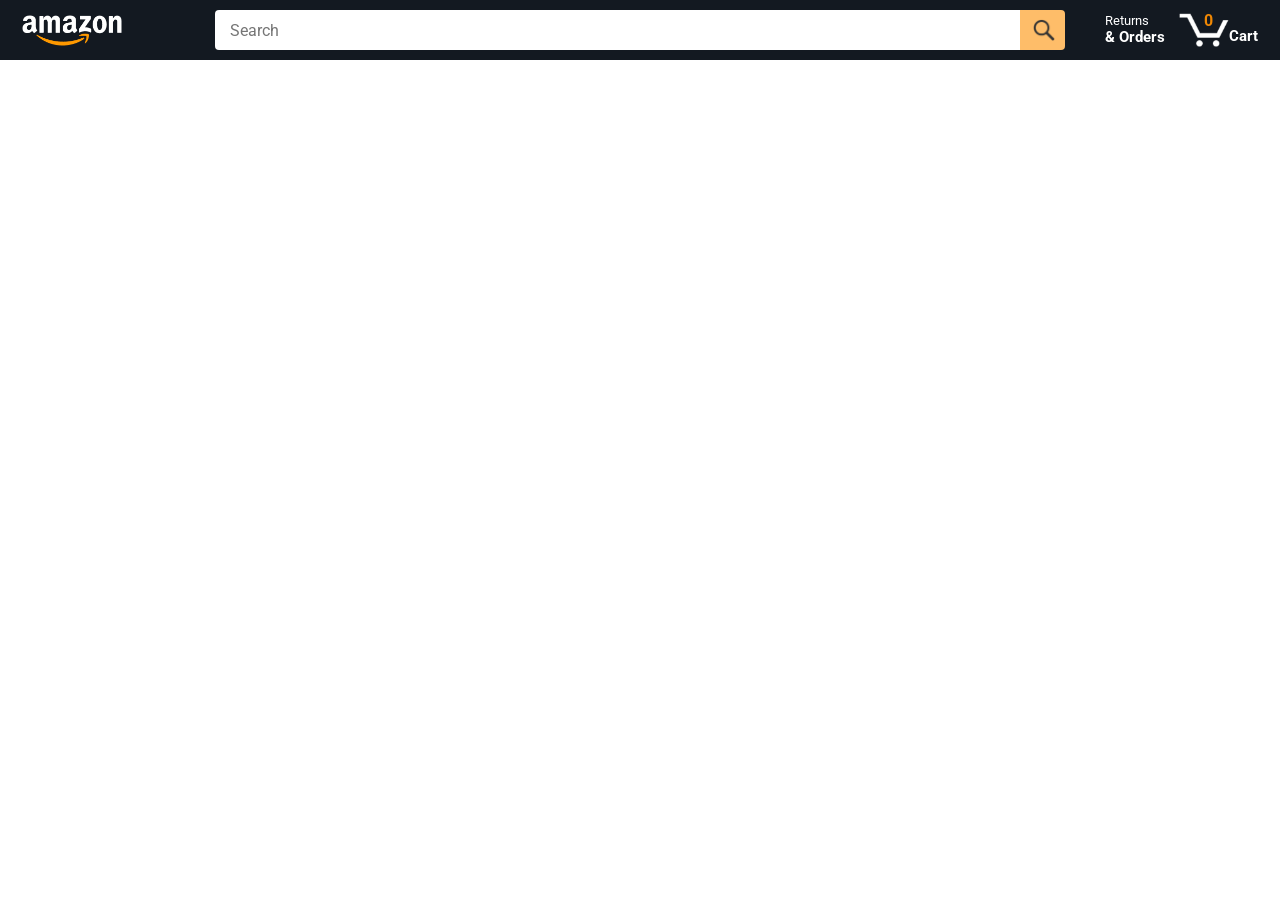
<file: index.html>
<!DOCTYPE html>
<html>
  <head>
    <title>Amazon Project</title>

    <!-- This code is needed for responsive design to work.
      (Responsive design = make the website look good on
      smaller screen sizes like a phone or a tablet). -->
    <meta name="viewport" content="width=device-width, initial-scale=1">

    <!-- Load a font called Roboto from Google Fonts. -->
    <link rel="preconnect" href="https://fonts.googleapis.com">
    <link rel="preconnect" href="https://fonts.gstatic.com" crossorigin>
    <link href="https://fonts.googleapis.com/css2?family=Roboto:wght@400;500;700&display=swap" rel="stylesheet">

    <!-- Here are the CSS files for this page. -->
    <link rel="stylesheet" href="styles/shared/general.css">
    <link rel="stylesheet" href="styles/shared/amazon-header.css">
    <link rel="stylesheet" href="styles/pages/amazon.css">
  </head>
  <body>
    <div class="amazon-header">
      <div class="amazon-header-left-section">
        <a href="index.html" class="header-link">
          <img class="amazon-logo"
            src="images/amazon-logo-white.png">
          <img class="amazon-mobile-logo"
            src="images/amazon-mobile-logo-white.png">
        </a>
      </div>

      <div class="amazon-header-middle-section">
        <input class="search-bar" type="text" placeholder="Search">

        <button class="search-button">
          <img class="search-icon" src="images/icons/search-icon.png">
        </button>
      </div>

      <div class="amazon-header-right-section">
        <a class="orders-link header-link" href="orders.html">
          <span class="returns-text">Returns</span>
          <span class="orders-text">& Orders</span>
        </a>

        <a class="cart-link header-link" href="checkout.html">
          <img class="cart-icon" src="images/icons/cart-icon.png">
          <div class="cart-quantity js-cart-quantity">0</div>
          <div class="cart-text">Cart</div>
        </a>
      </div>
    </div>

    <div class="main">
      <div class="products-grid js-products-grid">
      </div>
    </div>

    <script type="module" src="scripts/amazon.js"></script>
  </body>
</html>
</file>
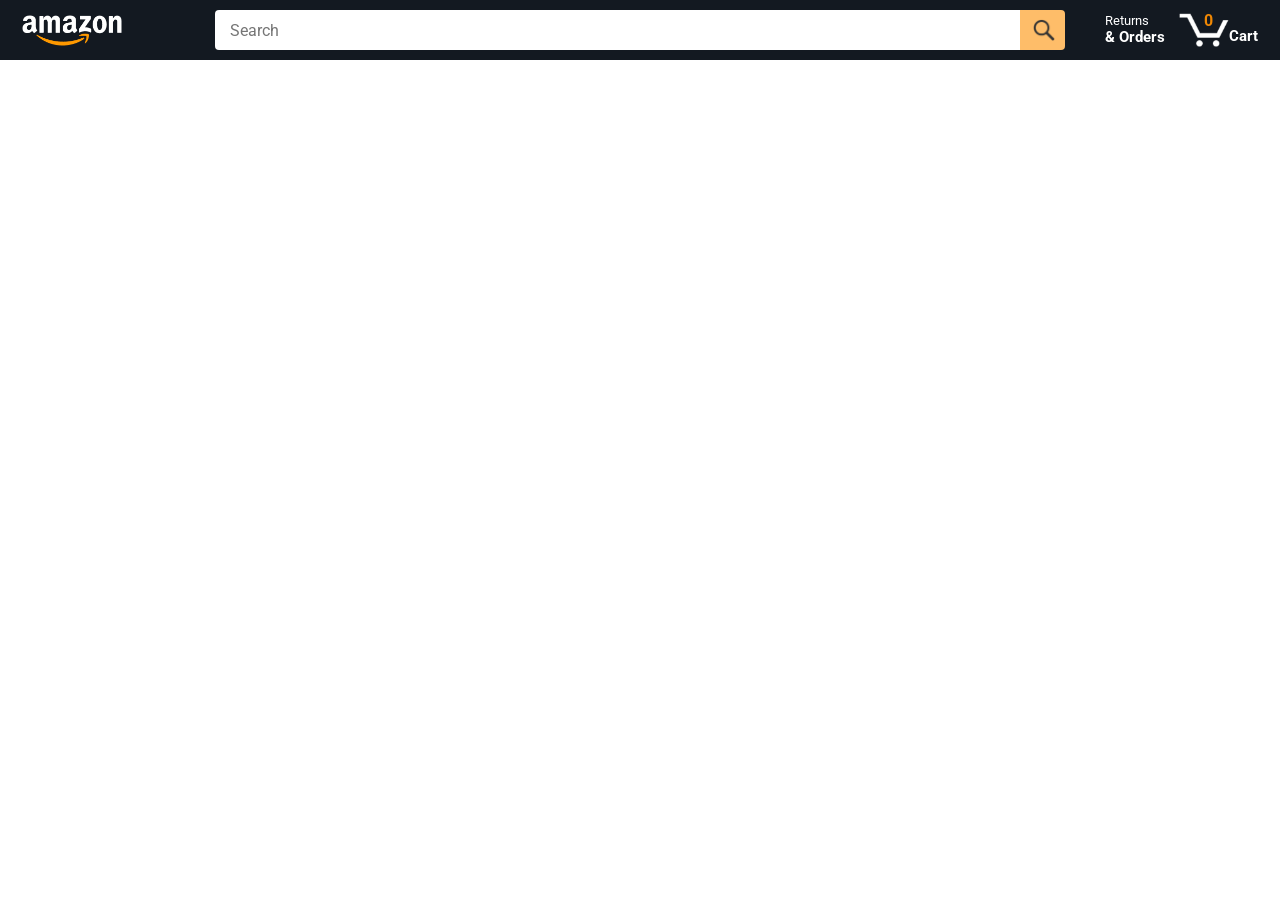
<file: amazon.html>
<!DOCTYPE html>
<html>
  <head>
    <title>Amazon Project</title>

    <!-- This code is needed for responsive design to work.
      (Responsive design = make the website look good on
      smaller screen sizes like a phone or a tablet). -->
    <meta name="viewport" content="width=device-width, initial-scale=1">

    <!-- Load a font called Roboto from Google Fonts. -->
    <link rel="preconnect" href="https://fonts.googleapis.com">
    <link rel="preconnect" href="https://fonts.gstatic.com" crossorigin>
    <link href="https://fonts.googleapis.com/css2?family=Roboto:wght@400;500;700&display=swap" rel="stylesheet">

    <!-- Here are the CSS files for this page. -->
    <link rel="stylesheet" href="styles/shared/general.css">
    <link rel="stylesheet" href="styles/shared/amazon-header.css">
    <link rel="stylesheet" href="styles/pages/amazon.css">
  </head>
  <body>
    <div class="amazon-header">
      <div class="amazon-header-left-section">
        <a href="amazon.html" class="header-link">
          <img class="amazon-logo"
            src="images/amazon-logo-white.png">
          <img class="amazon-mobile-logo"
            src="images/amazon-mobile-logo-white.png">
        </a>
      </div>

      <div class="amazon-header-middle-section">
        <input class="search-bar" type="text" placeholder="Search">

        <button class="search-button">
          <img class="search-icon" src="images/icons/search-icon.png">
        </button>
      </div>

      <div class="amazon-header-right-section">
        <a class="orders-link header-link" href="orders.html">
          <span class="returns-text">Returns</span>
          <span class="orders-text">& Orders</span>
        </a>

        <a class="cart-link header-link" href="checkout.html">
          <img class="cart-icon" src="images/icons/cart-icon.png">
          <div class="cart-quantity js-cart-quantity">0</div>
          <div class="cart-text">Cart</div>
        </a>
      </div>
    </div>

    <div class="main">
      <div class="products-grid js-products-grid">
      </div>
    </div>

    <script type="module" src="scripts/amazon.js"></script>
  </body>
</html>
</file>
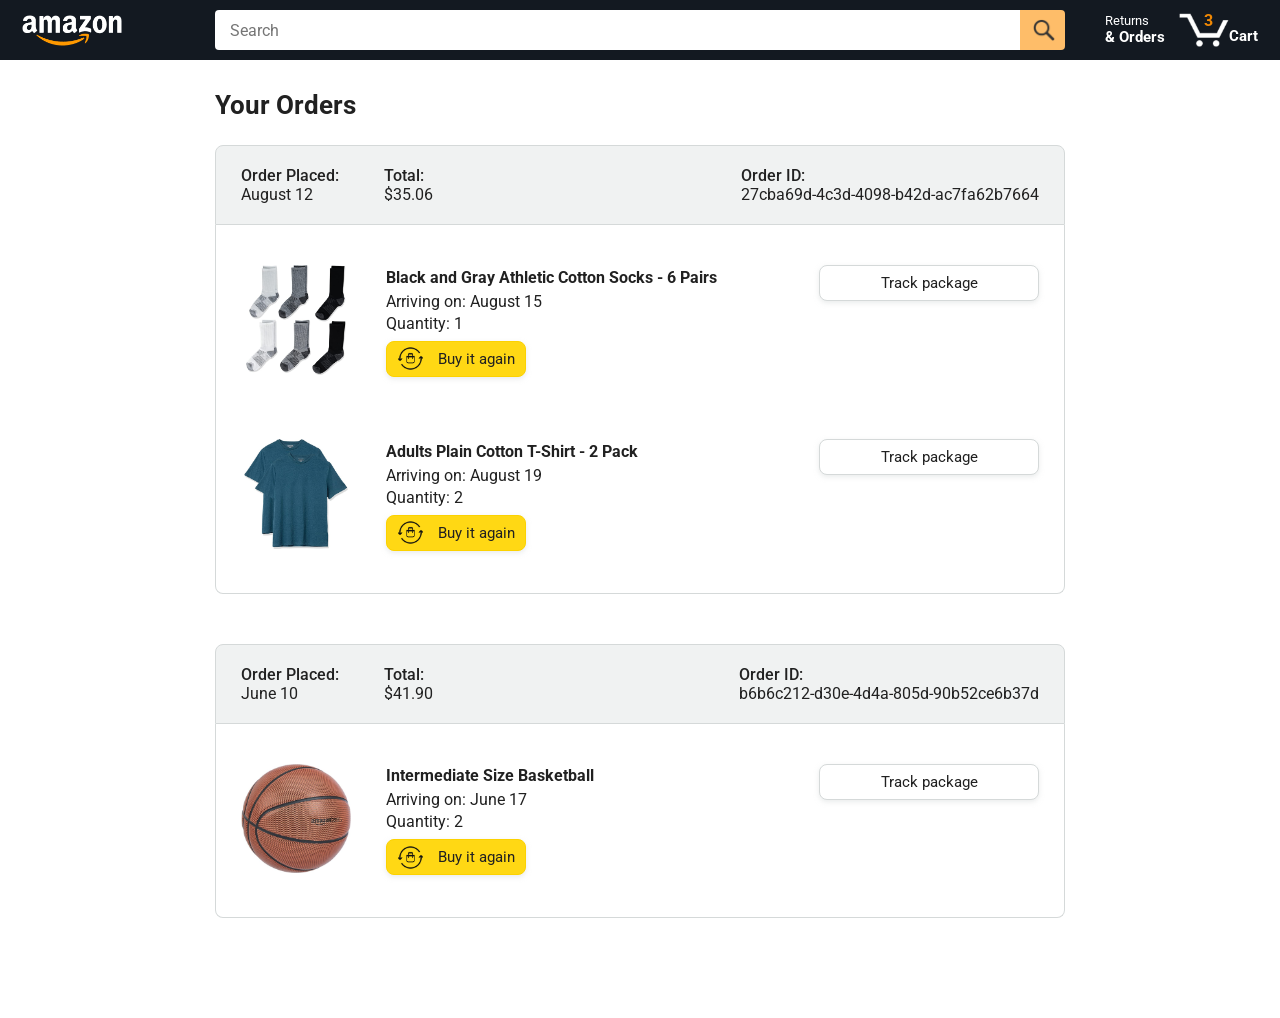
<file: orders.html>
<!DOCTYPE html>
<html>
  <head>
    <title>Orders</title>

    <!-- This code is needed for responsive design to work.
      (Responsive design = make the website look good on
      smaller screen sizes like a phone or a tablet). -->
    <meta name="viewport" content="width=device-width, initial-scale=1">

    <!-- Load a font called Roboto from Google Fonts. -->
    <link rel="preconnect" href="https://fonts.googleapis.com">
    <link rel="preconnect" href="https://fonts.gstatic.com" crossorigin>
    <link href="https://fonts.googleapis.com/css2?family=Roboto:wght@400;500;700&display=swap" rel="stylesheet">

    <!-- Here are the CSS files for this page. -->
    <link rel="stylesheet" href="styles/shared/general.css">
    <link rel="stylesheet" href="styles/shared/amazon-header.css">
    <link rel="stylesheet" href="styles/pages/orders.css">
  </head>
  <body>
    <div class="amazon-header">
      <div class="amazon-header-left-section">
        <a href="index.html" class="header-link">
          <img class="amazon-logo"
            src="images/amazon-logo-white.png">
          <img class="amazon-mobile-logo"
            src="images/amazon-mobile-logo-white.png">
        </a>
      </div>

      <div class="amazon-header-middle-section">
        <input class="search-bar" type="text" placeholder="Search">

        <button class="search-button">
          <img class="search-icon" src="images/icons/search-icon.png">
        </button>
      </div>

      <div class="amazon-header-right-section">
        <a class="orders-link header-link" href="orders.html">
          <span class="returns-text">Returns</span>
          <span class="orders-text">& Orders</span>
        </a>

        <a class="cart-link header-link" href="checkout.html">
          <img class="cart-icon" src="images/icons/cart-icon.png">
          <div class="cart-quantity">3</div>
          <div class="cart-text">Cart</div>
        </a>
      </div>
    </div>

    <div class="main">
      <div class="page-title">Your Orders</div>

      <div class="orders-grid">
        <div class="order-container">
          
          <div class="order-header">
            <div class="order-header-left-section">
              <div class="order-date">
                <div class="order-header-label">Order Placed:</div>
                <div>August 12</div>
              </div>
              <div class="order-total">
                <div class="order-header-label">Total:</div>
                <div>$35.06</div>
              </div>
            </div>

            <div class="order-header-right-section">
              <div class="order-header-label">Order ID:</div>
              <div>27cba69d-4c3d-4098-b42d-ac7fa62b7664</div>
            </div>
          </div>

          <div class="order-details-grid">
            <div class="product-image-container">
              <img src="images/products/athletic-cotton-socks-6-pairs.jpg">
            </div>

            <div class="product-details">
              <div class="product-name">
                Black and Gray Athletic Cotton Socks - 6 Pairs
              </div>
              <div class="product-delivery-date">
                Arriving on: August 15
              </div>
              <div class="product-quantity">
                Quantity: 1
              </div>
              <button class="buy-again-button button-primary">
                <img class="buy-again-icon" src="images/icons/buy-again.png">
                <span class="buy-again-message">Buy it again</span>
              </button>
            </div>

            <div class="product-actions">
              <a href="tracking.html?orderId=123&productId=456">
                <button class="track-package-button button-secondary">
                  Track package
                </button>
              </a>
            </div>

            <div class="product-image-container">
              <img src="images/products/adults-plain-cotton-tshirt-2-pack-teal.jpg">
            </div>

            <div class="product-details">
              <div class="product-name">
                Adults Plain Cotton T-Shirt - 2 Pack
              </div>
              <div class="product-delivery-date">
                Arriving on: August 19
              </div>
              <div class="product-quantity">
                Quantity: 2
              </div>
              <button class="buy-again-button button-primary">
                <img class="buy-again-icon" src="images/icons/buy-again.png">
                <span class="buy-again-message">Buy it again</span>
              </button>
            </div>

            <div class="product-actions">
              <a href="tracking.html">
                <button class="track-package-button button-secondary">
                  Track package
                </button>
              </a>
            </div>
          </div>
        </div>

        <div class="order-container">

          <div class="order-header">
            <div class="order-header-left-section">
              <div class="order-date">
                <div class="order-header-label">Order Placed:</div>
                <div>June 10</div>
              </div>
              <div class="order-total">
                <div class="order-header-label">Total:</div>
                <div>$41.90</div>
              </div>
            </div>

            <div class="order-header-right-section">
              <div class="order-header-label">Order ID:</div>
              <div>b6b6c212-d30e-4d4a-805d-90b52ce6b37d</div>
            </div>
          </div>

          <div class="order-details-grid">
            <div class="product-image-container">
              <img src="images/products/intermediate-composite-basketball.jpg">
            </div>

            <div class="product-details">
              <div class="product-name">
                Intermediate Size Basketball
              </div>
              <div class="product-delivery-date">
                Arriving on: June 17
              </div>
              <div class="product-quantity">
                Quantity: 2
              </div>
              <button class="buy-again-button button-primary">
                <img class="buy-again-icon" src="images/icons/buy-again.png">
                <span class="buy-again-message">Buy it again</span>
              </button>
            </div>

            <div class="product-actions">
              <a href="tracking.html">
                <button class="track-package-button button-secondary">
                  Track package
                </button>
              </a>
            </div>
          </div>
        </div>
      </div>
    </div>
  </body>
</html>
</file>
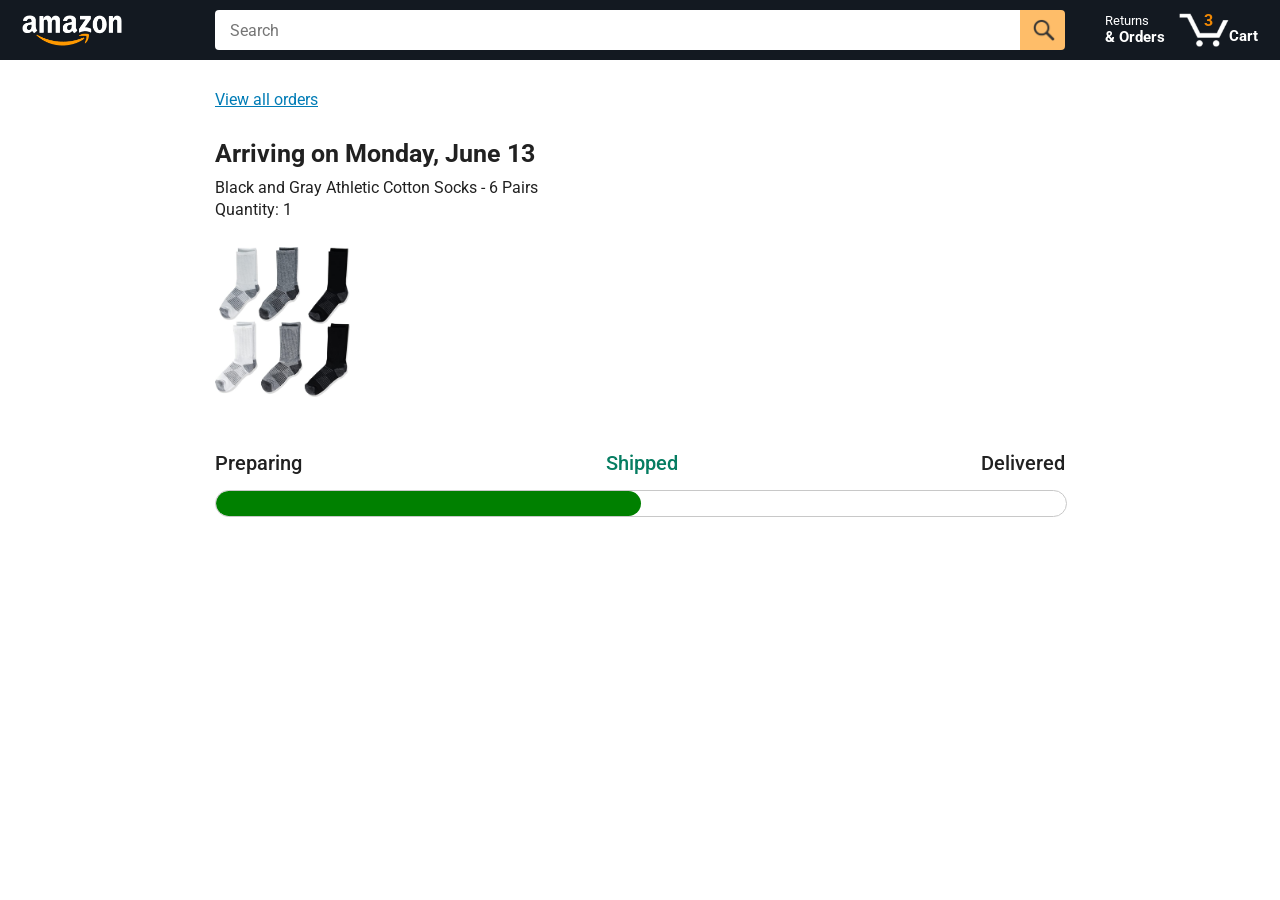
<file: tracking.html>
<!DOCTYPE html>
<html>
  <head>
    <title>Tracking</title>

    <!-- This code is needed for responsive design to work.
      (Responsive design = make the website look good on
      smaller screen sizes like a phone or a tablet). -->
    <meta name="viewport" content="width=device-width, initial-scale=1">

    <!-- Load a font called Roboto from Google Fonts. -->
    <link rel="preconnect" href="https://fonts.googleapis.com">
    <link rel="preconnect" href="https://fonts.gstatic.com" crossorigin>
    <link href="https://fonts.googleapis.com/css2?family=Roboto:wght@400;500;700&display=swap" rel="stylesheet">

    <!-- Here are the CSS files for this page. -->
    <link rel="stylesheet" href="styles/shared/general.css">
    <link rel="stylesheet" href="styles/shared/amazon-header.css">
    <link rel="stylesheet" href="styles/pages/tracking.css">
  </head>
  <body>
    <div class="amazon-header">
      <div class="amazon-header-left-section">
        <a href="index.html" class="header-link">
          <img class="amazon-logo"
            src="images/amazon-logo-white.png">
          <img class="amazon-mobile-logo"
            src="images/amazon-mobile-logo-white.png">
        </a>
      </div>

      <div class="amazon-header-middle-section">
        <input class="search-bar" type="text" placeholder="Search">

        <button class="search-button">
          <img class="search-icon" src="images/icons/search-icon.png">
        </button>
      </div>

      <div class="amazon-header-right-section">
        <a class="orders-link header-link" href="orders.html">
          <span class="returns-text">Returns</span>
          <span class="orders-text">& Orders</span>
        </a>

        <a class="cart-link header-link" href="checkout.html">
          <img class="cart-icon" src="images/icons/cart-icon.png">
          <div class="cart-quantity">3</div>
          <div class="cart-text">Cart</div>
        </a>
      </div>
    </div>

    <div class="main">
      <div class="order-tracking">
        <a class="back-to-orders-link link-primary" href="orders.html">
          View all orders
        </a>

        <div class="delivery-date">
          Arriving on Monday, June 13
        </div>

        <div class="product-info">
          Black and Gray Athletic Cotton Socks - 6 Pairs
        </div>

        <div class="product-info">
          Quantity: 1
        </div>

        <img class="product-image" src="images/products/athletic-cotton-socks-6-pairs.jpg">

        <div class="progress-labels-container">
          <div class="progress-label">
            Preparing
          </div>
          <div class="progress-label current-status">
            Shipped
          </div>
          <div class="progress-label">
            Delivered
          </div>
        </div>

        <div class="progress-bar-container">
          <div class="progress-bar"></div>
        </div>
      </div>
    </div>

    <script>
      const url = new URL(window.location.href);
      console.log(url.searchParams.get('orderId'));
      console.log(url.searchParams.get('productId'));
    </script>
  </body>
</html>
</file>
<file: styles/shared/general.css>
body {
  font-family: Roboto, Arial;
  color: rgb(33, 33, 33);
  /* The <body> element has a default margin of 8px
     on all sides. This removes the default margins. */
  margin: 0;
}

/* <p> elements have a default margin on the top
   and bottom. This removes the default margins. */
p {
  margin: 0;
}

button {
  cursor: pointer;
}

select {
  cursor: pointer;
}

input, select, button {
  font-family: Roboto, Arial;
}

.button-primary {
  color: rgb(33, 33, 33);
  background-color: rgb(255, 216, 20);
  border: 1px solid rgb(252, 210, 0);
  border-radius: 8px;
  cursor: pointer;
  box-shadow: 0 2px 5px rgba(213, 217, 217, 0.5);
}

.button-primary:hover {
  background-color: rgb(247, 202, 0);
  border: 1px solid rgb(242, 194, 0);
}

.button-primary:active {
  background: rgb(255, 216, 20);
  border-color: rgb(252, 210, 0);
  box-shadow: none;
}

.button-secondary {
  color: rgb(33, 33, 33);
  background: white;
  border: 1px solid rgb(213, 217, 217);
  border-radius: 8px;
  cursor: pointer;
  box-shadow: 0 2px 5px rgba(213, 217, 217, 0.5);
}

.button-secondary:hover {
  background-color: rgb(247, 250, 250);
}

.button-secondary:active {
  background-color: rgb(237, 253, 255);
  box-shadow: none;
}

/* These styles will limit text to 2 lines. Anything
   beyond 2 lines will be replaced with "..."
   You can find this code by using an A.I. tool or by
   searching in Google.
   https://css-tricks.com/almanac/properties/l/line-clamp/ */
.limit-text-to-2-lines {
  display: -webkit-box;
  -webkit-line-clamp: 2;
  -webkit-box-orient: vertical;
  overflow: hidden;
}

.link-primary {
  color: rgb(1, 124, 182);
  cursor: pointer;
}

.link-primary:hover {
  color: rgb(196, 80, 0);
}

/* Styles for dropdown selectors. */
select {
  color: rgb(33, 33, 33);
  background-color: rgb(240, 240, 240);
  border: 1px solid rgb(213, 217, 217);
  border-radius: 8px;
  padding: 3px 5px;
  font-size: 15px;
  cursor: pointer;
  box-shadow: 0 2px 5px rgba(213, 217, 217, 0.5);
}

select:focus,
input:focus {
  outline: 2px solid rgb(255, 153, 0);
}
</file>
<file: styles/shared/amazon-header.css>
.amazon-header {
  background-color: rgb(19, 25, 33);
  color: white;
  padding-left: 15px;
  padding-right: 15px;

  display: flex;
  align-items: center;
  justify-content: space-between;

  position: fixed;
  top: 0;
  left: 0;
  right: 0;
  height: 60px;
}

.amazon-header-left-section {
  width: 180px;
}

@media (max-width: 800px) {
  .amazon-header-left-section {
    width: unset;
  }
}

.header-link {
  display: inline-block;
  padding: 6px;
  border-radius: 2px;
  cursor: pointer;
  text-decoration: none;
  border: 1px solid rgba(0, 0, 0, 0);
}

.header-link:hover {
  border: 1px solid white;
}

.amazon-logo {
  width: 100px;
  margin-top: 5px;
}

.amazon-mobile-logo {
  display: none;
}

@media (max-width: 575px) {
  .amazon-logo {
    display: none;
  }

  .amazon-mobile-logo {
    display: block;
    height: 35px;
    margin-top: 5px;
  }
}

.amazon-header-middle-section {
  flex: 1;
  max-width: 850px;
  margin-left: 10px;
  margin-right: 10px;
  display: flex;
}

.search-bar {
  flex: 1;
  width: 0;
  font-size: 16px;
  height: 38px;
  padding-left: 15px;
  border: none;
  border-top-left-radius: 4px;
  border-bottom-left-radius: 4px;
  border-top-right-radius: 0;
  border-bottom-right-radius: 0;
}

.search-button {
  background-color: rgb(254, 189, 105);
  border: none;
  width: 45px;
  height: 40px;
  border-top-right-radius: 4px;
  border-bottom-right-radius: 4px;
  flex-shrink: 0;
}

.search-icon {
  height: 22px;
  margin-left: 2px;
  margin-top: 3px;
}

.amazon-header-right-section {
  width: 180px;
  flex-shrink: 0;
  display: flex;
  justify-content: end;
}

.orders-link {
  color: white;
}

.returns-text {
  display: block;
  font-size: 13px;
}

.orders-text {
  display: block;
  font-size: 15px;
  font-weight: 700;
}

.cart-link {
  color: white;
  display: flex;
  align-items: center;
  position: relative;
}

.cart-icon {
  width: 50px;
}

.cart-text {
  margin-top: 12px;
  font-size: 15px;
  font-weight: 700;
}

.cart-quantity {
  color: rgb(240, 136, 4);
  font-size: 16px;
  font-weight: 700;

  position: absolute;
  top: 4px;
  left: 22px;
  
  width: 26px;
  text-align: center;
}
</file>
<file: styles/pages/amazon.css>
.main {
  margin-top: 60px;
}

.products-grid {
  display: grid;

  /* - In CSS Grid, 1fr means a column will take up the
       remaining space in the grid.
     - If we write 1fr 1fr ... 1fr; 8 times, this will
       divide the grid into 8 columns, each taking up an
       equal amount of the space.
     - repeat(8, 1fr); is a shortcut for repeating "1fr"
       8 times (instead of typing out "1fr" 8 times).
       repeat(...) is a special property that works with
       display: grid; */
  grid-template-columns: repeat(8, 1fr);
}

/* @media is used to create responsive design (making the
   website look good on any screen size). This @media
   means when the screen width is 2000px or less, we
   will divide the grid into 7 columns instead of 8. */
@media (max-width: 2000px) {
  .products-grid {
    grid-template-columns: repeat(7, 1fr);
  }
}

/* This @media means when the screen width is 1600px or
   less, we will divide the grid into 6 columns. */
@media (max-width: 1600px) {
  .products-grid {
    grid-template-columns: repeat(6, 1fr);
  }
}

@media (max-width: 1300px) {
  .products-grid {
    grid-template-columns: repeat(5, 1fr);
  }
}

@media (max-width: 1000px) {
  .products-grid {
    grid-template-columns: repeat(4, 1fr);
  }
}

@media (max-width: 800px) {
  .products-grid {
    grid-template-columns: repeat(3, 1fr);
  }
}

@media (max-width: 575px) {
  .products-grid {
    grid-template-columns: repeat(2, 1fr);
  }
}

@media (max-width: 450px) {
  .products-grid {
    grid-template-columns: 1fr;
  }
}

.product-container {
  padding-top: 40px;
  padding-bottom: 25px;
  padding-left: 25px;
  padding-right: 25px;

  border-right: 1px solid rgb(231, 231, 231);
  border-bottom: 1px solid rgb(231, 231, 231);

  display: flex;
  flex-direction: column;
}

.product-image-container {
  display: flex;
  justify-content: center;
  align-items: center;

  height: 180px;
  margin-bottom: 20px;
}

.product-image {
  /* Images will overflow their container by default. To
    prevent this, we set max-width and max-height to 100%
    so they stay inside their container. */
  max-width: 100%;
  max-height: 100%;
}

.product-name {
  height: 40px;
  margin-bottom: 5px;
}

.product-rating-container {
  display: flex;
  align-items: center;
  margin-bottom: 10px;
}

.product-rating-stars {
  width: 100px;
  margin-right: 6px;
}

.product-rating-count {
  color: rgb(1, 124, 182);
  cursor: pointer;
  margin-top: 3px;
}

.product-price {
  font-weight: 700;
  margin-bottom: 10px;
}

.product-quantity-container {
  margin-bottom: 17px;
}

.product-spacer {
  flex: 1;
}

.added-to-cart {
  color: rgb(6, 125, 98);
  font-size: 16px;

  display: flex;
  align-items: center;
  margin-bottom: 8px;

  /* At first, the "Added to cart" message will
     be invisible. Use JavaScript to change the
     opacity and make it visible. */
  opacity: 0;
}

.added-to-cart img {
  height: 20px;
  margin-right: 5px;
}

.add-to-cart-button {
  width: 100%;
  padding: 8px;
  border-radius: 50px;
}
</file>
<file: styles/pages/orders.css>
.main {
  max-width: 850px;
  margin-top: 90px;
  margin-bottom: 100px;
  padding-left: 20px;
  padding-right: 20px;

  /* margin-left: auto;
     margin-right auto;
     Is a trick for centering an element horizontally
     without needing a container. */
  margin-left: auto;
  margin-right: auto;
}

.page-title {
  font-weight: 700;
  font-size: 26px;
  margin-bottom: 25px;
}

.orders-grid {
  display: grid;
  grid-template-columns: 1fr;
  row-gap: 50px;
}

.order-header {
  background-color: rgb(240, 242, 242);
  border: 1px solid rgb(213, 217, 217);

  display: flex;
  align-items: center;
  justify-content: space-between;

  padding: 20px 25px;
  border-top-left-radius: 8px;
  border-top-right-radius: 8px;
}

.order-header-left-section {
  display: flex;
  flex-shrink: 0;
}

.order-header-label {
  font-weight: 500;
}

.order-date,
.order-total {
  margin-right: 45px;
}

.order-header-right-section {
  flex-shrink: 1;
}

@media (max-width: 575px) {
  .order-header {
    flex-direction: column;
    align-items: start;
    line-height: 23px;
    padding: 15px;
  }

  .order-header-left-section {
    flex-direction: column;
  }

  .order-header-label {
    margin-right: 5px;
  }

  .order-date,
  .order-total {
    display: grid;
    grid-template-columns: auto 1fr;
    margin-right: 0;
  }

  .order-header-right-section {
    display: grid;
    grid-template-columns: auto 1fr;
  }
}

.order-details-grid {
  padding: 40px 25px;
  border: 1px solid rgb(213, 217, 217);
  border-top: none;
  border-bottom-left-radius: 8px;
  border-bottom-right-radius: 8px;

  display: grid;
  grid-template-columns: 110px 1fr 220px;
  column-gap: 35px;
  row-gap: 60px;
  align-items: center;
}

@media (max-width: 800px) {
  .order-details-grid {
    grid-template-columns: 110px 1fr;
    row-gap: 0;
    padding-bottom: 8px;
  }
}

@media (max-width: 450px) {
  .order-details-grid {
    grid-template-columns: 1fr;
  }
}

.product-image-container {
  text-align: center;
}

.product-image-container img {
  max-width: 110px;
  max-height: 110px;
}

.product-name {
  font-weight: 700;
  margin-bottom: 5px;
}

.product-delivery-date {
  margin-bottom: 3px;
}

.product-quantity {
  margin-bottom: 8px;
}

.buy-again-button {
  font-size: 15px;
  width: 140px;
  height: 36px;
  border-radius: 8px;

  display: flex;
  align-items: center;
  justify-content: center;
}

.buy-again-icon {
  width: 25px;
  margin-right: 15px;
}

.product-actions {
  align-self: start;
}

.track-package-button {
  width: 100%;
  font-size: 15px;
  padding: 8px;
}

@media (max-width: 800px) {
  .buy-again-button {
    margin-bottom: 10px;
  }

  .product-actions {
    /* grid-column: 2 means this element will be placed
       in column 2 in the grid. (Normally, the column that
       an element is placed in is determined by the order
       of the elements in the HTML. grid-column overrides
       this default ordering). */
    grid-column: 2;
    margin-bottom: 30px;
  }

  .track-package-button {
    width: 140px;
  }
}

@media (max-width: 450px) {
  .product-image-container {
    text-align: center;
    margin-bottom: 25px;
  }

  .product-image-container img {
    max-width: 150px;
    max-height: 150px;
  }

  .product-name {
    margin-bottom: 10px;
  }

  .product-quantity {
    margin-bottom: 15px;
  }

  .buy-again-button {
    width: 100%;
    margin-bottom: 15px;
  }

  .product-actions {
    /* grid-column: auto; undos grid-column: 2; from above.
       This element will now be placed in its normal column
       in the grid. */
    grid-column: auto;
    margin-bottom: 70px;
  }

  .track-package-button {
    width: 100%;
    padding: 12px;
  }
}
</file>
<file: styles/pages/tracking.css>
.main {
  max-width: 850px;
  margin-top: 90px;
  margin-bottom: 100px;
  padding-left: 30px;
  padding-right: 30px;

  /* margin-left: auto;
     margin-right auto;
     Is a trick for centering an element horizontally
     without needing a container. */
  margin-left: auto;
  margin-right: auto;
}

.back-to-orders-link {
  display: inline-block;
  margin-bottom: 30px;
}

.delivery-date {
  font-size: 25px;
  font-weight: 700;
  margin-bottom: 10px;
}

.product-info {
  margin-bottom: 3px;
}

.product-image {
  max-width: 150px;
  max-height: 150px;
  margin-top: 25px;
  margin-bottom: 50px;
}

.progress-labels-container {
  display: flex;
  justify-content: space-between;
  font-size: 20px;
  font-weight: 500;
  margin-bottom: 15px;
}

.current-status {
  color: rgb(6, 125, 98);
}

@media (max-width: 575px) {
  .progress-labels-container {
    font-size: 16px;
  }
}

@media (max-width: 450px) {
  .progress-labels-container {
    flex-direction: column;
    margin-bottom: 5px;
  }

  .progress-label {
    margin-bottom: 3px;
  }
}

.progress-bar-container {
  height: 25px;
  width: 100%;

  border: 1px solid rgb(200, 200, 200);
  border-radius: 50px;
  overflow: hidden;
}

.progress-bar {
  height: 100%;
  background-color: green;
  border-radius: 50px;
  width: 50%;
}
</file>
